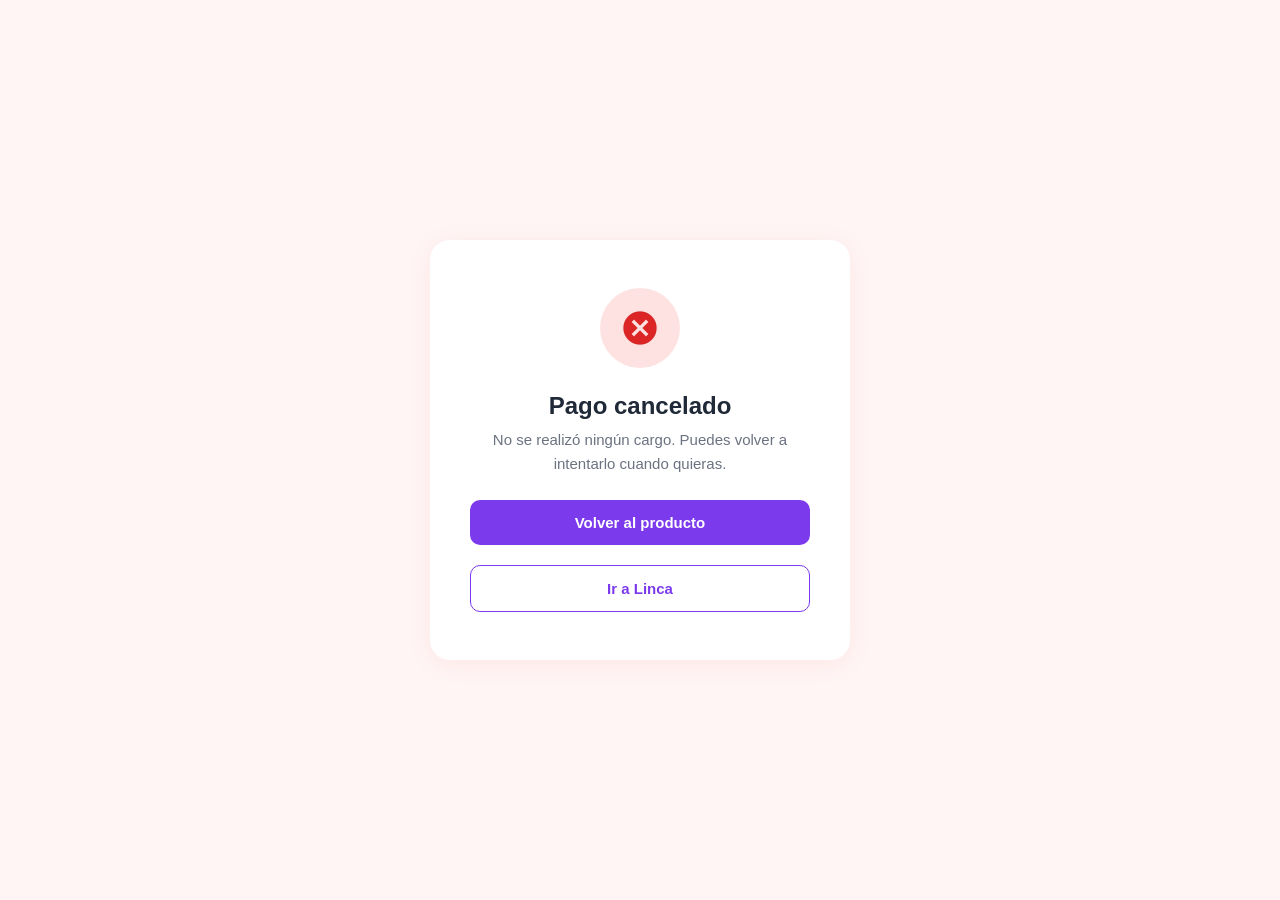
<file: cancel.html>
<!DOCTYPE html>
<html lang="es">
<head>
    <meta charset="UTF-8">
    <meta name="viewport" content="width=device-width, initial-scale=1.0">
    <title>Pago cancelado — Linca</title>
    <link href="https://fonts.googleapis.com/icon?family=Material+Icons" rel="stylesheet">
    <style>
        * { margin: 0; padding: 0; box-sizing: border-box; }
        body {
            font-family: -apple-system, BlinkMacSystemFont, 'Segoe UI', sans-serif;
            background: #fff5f5;
            min-height: 100vh;
            display: flex;
            align-items: center;
            justify-content: center;
        }
        .card {
            background: white;
            border-radius: 20px;
            padding: 48px 40px;
            text-align: center;
            max-width: 420px;
            width: 90%;
            box-shadow: 0 4px 24px rgba(239,68,68,0.08);
        }
        .icon-circle {
            width: 80px; height: 80px;
            background: #fee2e2;
            border-radius: 50%;
            display: flex; align-items: center; justify-content: center;
            margin: 0 auto 24px;
        }
        .icon-circle .material-icons { font-size: 40px; color: #dc2626; }
        h1 { font-size: 24px; color: #1f2937; margin-bottom: 8px; }
        p { color: #6b7280; font-size: 15px; line-height: 1.6; margin-bottom: 24px; }
        .btn {
            display: inline-block;
            padding: 14px 32px;
            background: #7c3aed;
            color: white;
            border-radius: 10px;
            text-decoration: none;
            font-size: 15px;
            font-weight: 600;
            transition: background 0.2s;
        }
        .btn:hover { background: #6d28d9; }
        .btn-secondary {
            display: inline-block;
            margin-top: 12px;
            padding: 14px 32px;
            background: white;
            color: #7c3aed;
            border: 1.5px solid #7c3aed;
            border-radius: 10px;
            text-decoration: none;
            font-size: 15px;
            font-weight: 600;
            transition: all 0.2s;
        }
        .btn-secondary:hover { background: #f5f0ff; }
        .btns { display: flex; flex-direction: column; gap: 8px; }
    </style>
</head>
<body>
    <div class="card">
        <div class="icon-circle">
            <span class="material-icons">cancel</span>
        </div>
        <h1>Pago cancelado</h1>
        <p>No se realizó ningún cargo. Puedes volver a intentarlo cuando quieras.</p>
        <div class="btns">
            <a href="javascript:history.back()" class="btn">Volver al producto</a>
            <a href="index.html" class="btn-secondary">Ir a Linca</a>
        </div>
    </div>
</body>
</html>
</file>
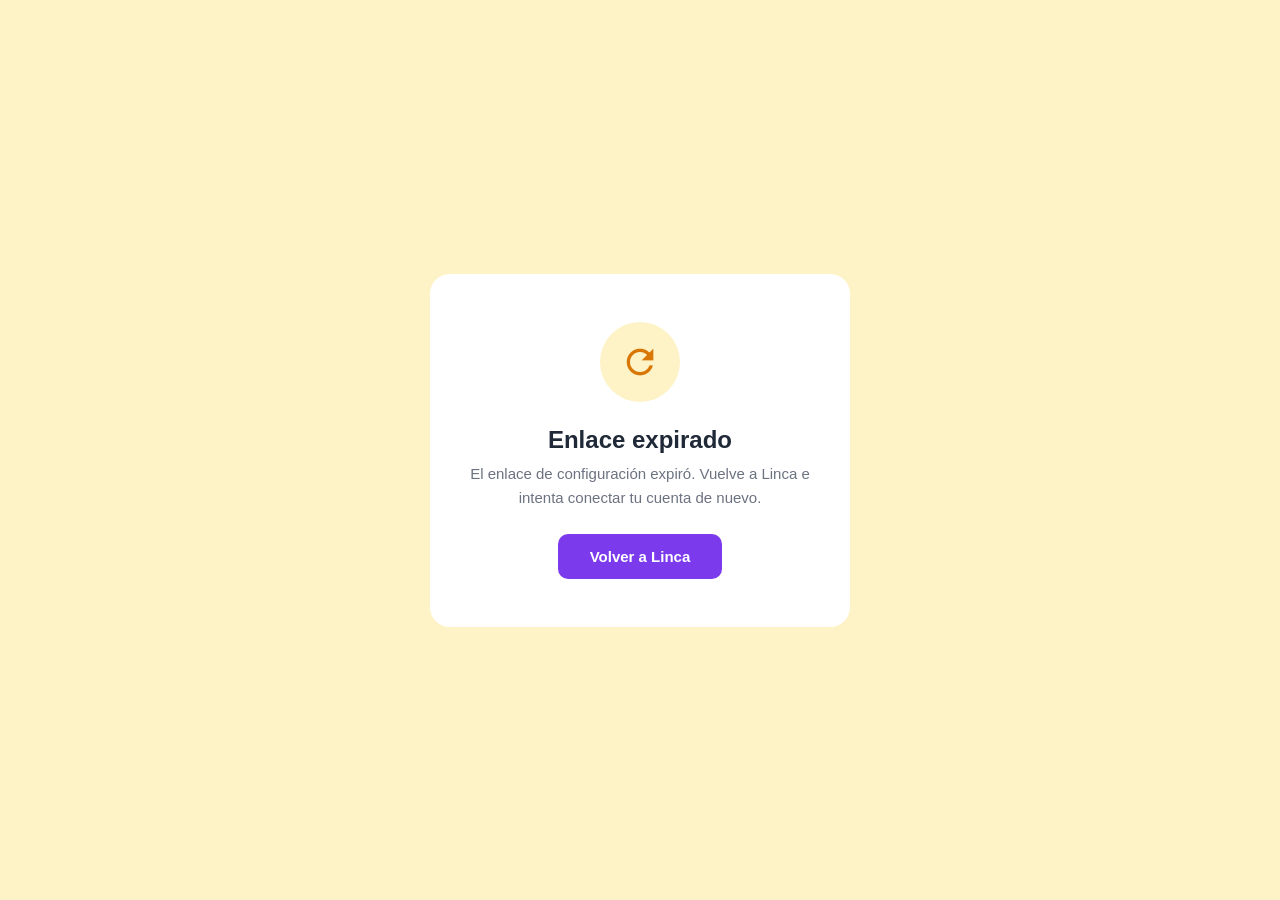
<file: connect-refresh.html>
<!DOCTYPE html>
<html lang="es">
<head>
    <meta charset="UTF-8">
    <meta name="viewport" content="width=device-width, initial-scale=1.0">
    <title>Reconectando — Linca</title>
    <link href="https://fonts.googleapis.com/icon?family=Material+Icons" rel="stylesheet">
    <style>
        * { margin:0; padding:0; box-sizing:border-box; }
        body { font-family:-apple-system,BlinkMacSystemFont,'Segoe UI',sans-serif; background:#fef3c7; min-height:100vh; display:flex; align-items:center; justify-content:center; }
        .card { background:white; border-radius:20px; padding:48px 40px; text-align:center; max-width:420px; width:90%; }
        .icon-circle { width:80px; height:80px; background:#fef3c7; border-radius:50%; display:flex; align-items:center; justify-content:center; margin:0 auto 24px; }
        .icon-circle .material-icons { font-size:40px; color:#d97706; }
        h1 { font-size:24px; color:#1f2937; margin-bottom:8px; }
        p { color:#6b7280; font-size:15px; line-height:1.6; margin-bottom:24px; }
        .btn { display:inline-block; padding:14px 32px; background:#7c3aed; color:white; border-radius:10px; text-decoration:none; font-size:15px; font-weight:600; }
    </style>
</head>
<body>
    <div class="card">
        <div class="icon-circle">
            <span class="material-icons">refresh</span>
        </div>
        <h1>Enlace expirado</h1>
        <p>El enlace de configuración expiró. Vuelve a Linca e intenta conectar tu cuenta de nuevo.</p>
        <a href="index.html" class="btn">Volver a Linca</a>
    </div>
</body>
</html>
</file>
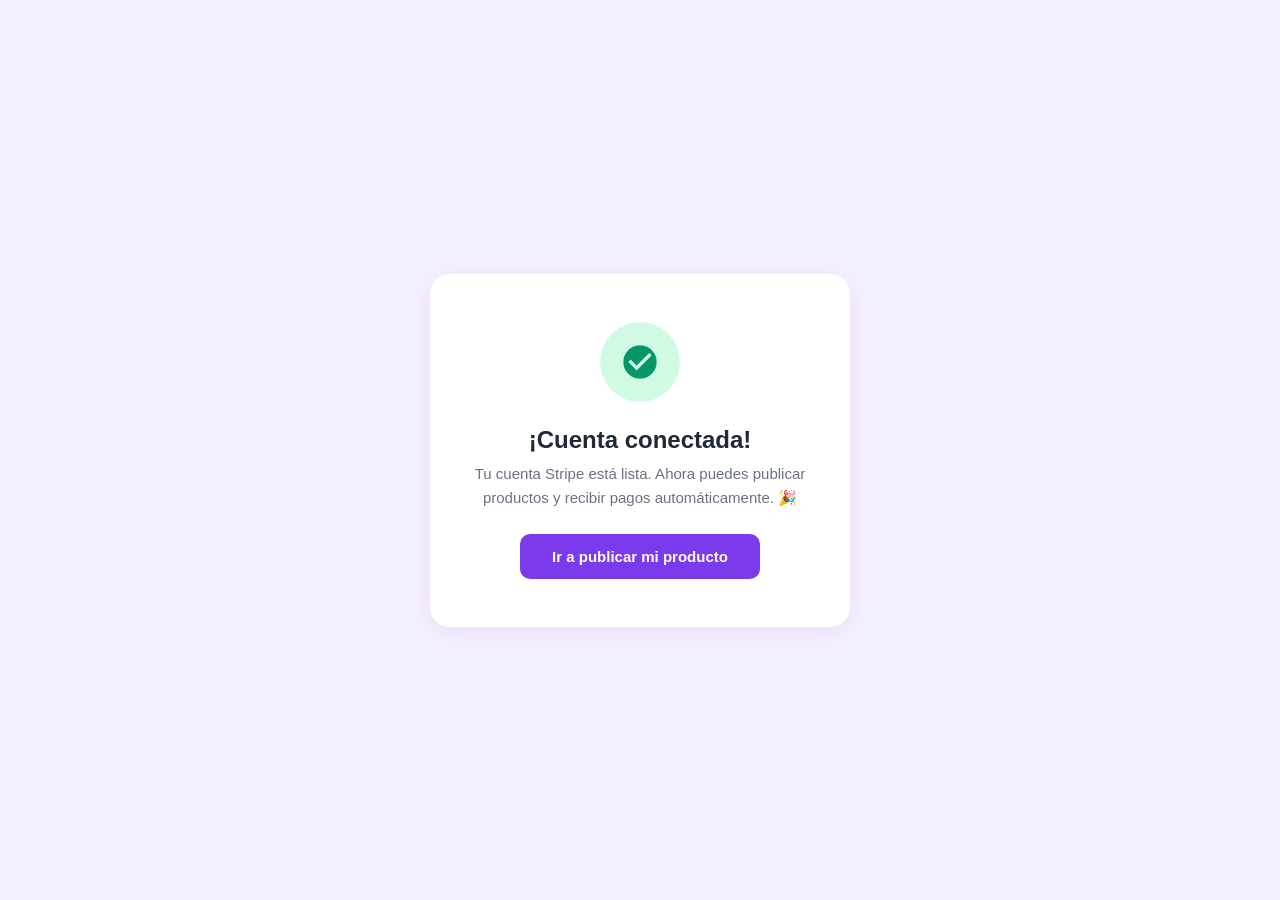
<file: connect-success.html>
<!DOCTYPE html>
<html lang="es">
<head>
    <meta charset="UTF-8">
    <meta name="viewport" content="width=device-width, initial-scale=1.0">
    <title>Cuenta conectada — Linca</title>
    <link href="https://fonts.googleapis.com/icon?family=Material+Icons" rel="stylesheet">
    <style>
        * { margin:0; padding:0; box-sizing:border-box; }
        body { font-family:-apple-system,BlinkMacSystemFont,'Segoe UI',sans-serif; background:#f5f0ff; min-height:100vh; display:flex; align-items:center; justify-content:center; }
        .card { background:white; border-radius:20px; padding:48px 40px; text-align:center; max-width:420px; width:90%; box-shadow:0 4px 24px rgba(124,58,237,0.1); }
        .icon-circle { width:80px; height:80px; background:#d1fae5; border-radius:50%; display:flex; align-items:center; justify-content:center; margin:0 auto 24px; }
        .icon-circle .material-icons { font-size:40px; color:#059669; }
        h1 { font-size:24px; color:#1f2937; margin-bottom:8px; }
        p { color:#6b7280; font-size:15px; line-height:1.6; margin-bottom:24px; }
        .btn { display:inline-block; padding:14px 32px; background:#7c3aed; color:white; border-radius:10px; text-decoration:none; font-size:15px; font-weight:600; transition:background 0.2s; }
        .btn:hover { background:#6d28d9; }
    </style>
</head>
<body>
    <div class="card">
        <div class="icon-circle">
            <span class="material-icons">check_circle</span>
        </div>
        <h1>¡Cuenta conectada!</h1>
        <p>Tu cuenta Stripe está lista. Ahora puedes publicar productos y recibir pagos automáticamente. 🎉</p>
        <a href="index.html" class="btn" onclick="saveStripeAccount()">Ir a publicar mi producto</a>
    </div>

    <script>
        // Guardar el stripeAccountId en el usuario actual
        function saveStripeAccount() {
            const params    = new URLSearchParams(window.location.search);
            const accountId = params.get('accountId');
            const userId    = params.get('userId');

            if (accountId && userId) {
                // Leer usuarios de localStorage
                const users = JSON.parse(localStorage.getItem('linca_users') || '[]');
                const idx   = users.findIndex(u => String(u.id) === String(userId));
                if (idx !== -1) {
                    users[idx].stripeAccountId = accountId;
                    localStorage.setItem('linca_users', JSON.stringify(users));
                }

                // Actualizar currentUser también
                const currentUser = JSON.parse(localStorage.getItem('linca_currentUser') || 'null');
                if (currentUser && String(currentUser.id) === String(userId)) {
                    currentUser.stripeAccountId = accountId;
                    localStorage.setItem('linca_currentUser', JSON.stringify(currentUser));
                }
            }
        }

        // Ejecutar al cargar la página
        const params    = new URLSearchParams(window.location.search);
        const accountId = params.get('accountId');
        const userId    = params.get('userId');
        if (accountId && userId) saveStripeAccount();
    </script>
</body>
</html>
</file>
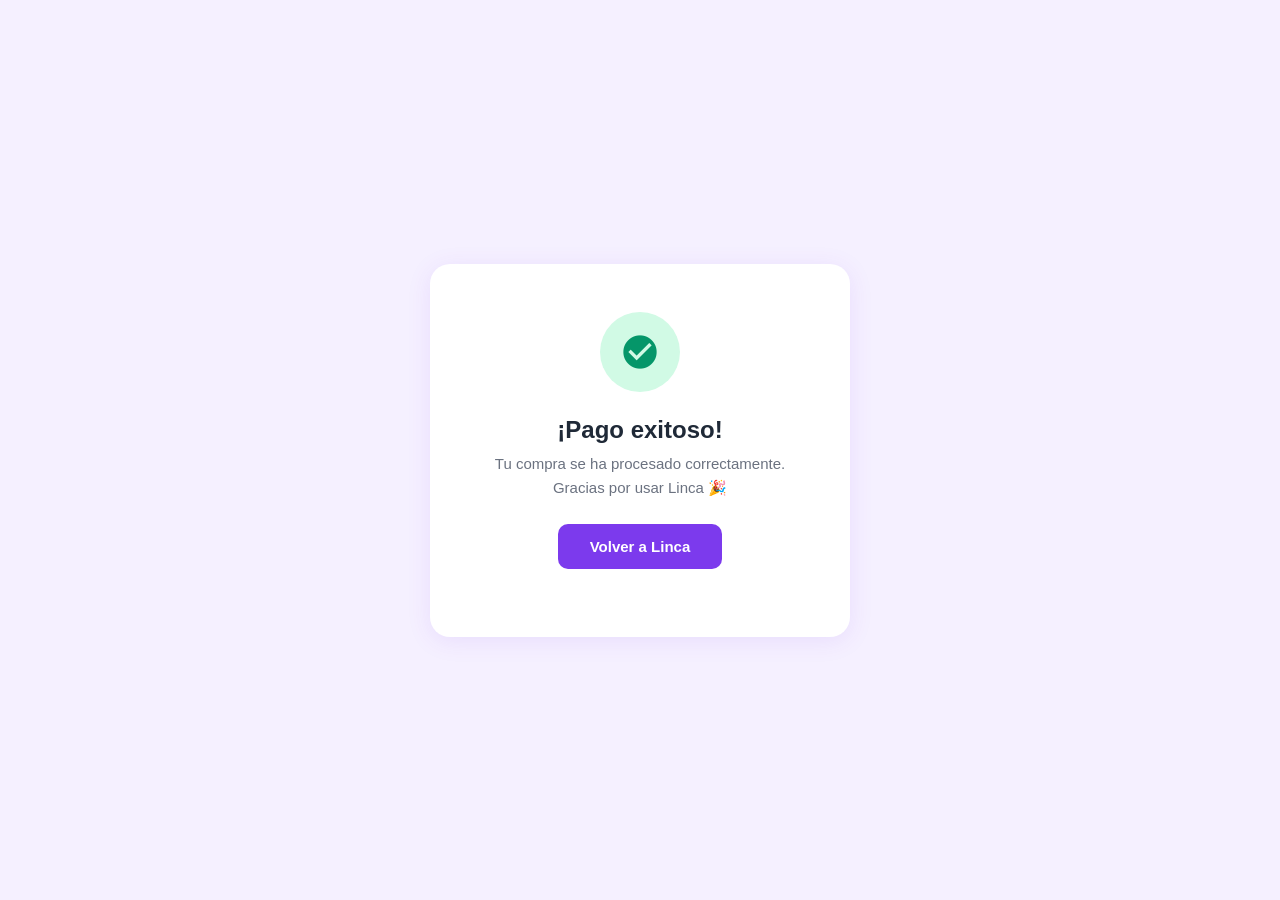
<file: success.html>
<!DOCTYPE html>
<html lang="es">
<head>
    <meta charset="UTF-8">
    <meta name="viewport" content="width=device-width, initial-scale=1.0">
    <title>Pago exitoso — Linca</title>
    <link href="https://fonts.googleapis.com/icon?family=Material+Icons" rel="stylesheet">
    <style>
        * { margin: 0; padding: 0; box-sizing: border-box; }
        body {
            font-family: -apple-system, BlinkMacSystemFont, 'Segoe UI', sans-serif;
            background: #f5f0ff;
            min-height: 100vh;
            display: flex;
            align-items: center;
            justify-content: center;
        }
        .card {
            background: white;
            border-radius: 20px;
            padding: 48px 40px;
            text-align: center;
            max-width: 420px;
            width: 90%;
            box-shadow: 0 4px 24px rgba(124,58,237,0.1);
        }
        .icon-circle {
            width: 80px; height: 80px;
            background: #d1fae5;
            border-radius: 50%;
            display: flex; align-items: center; justify-content: center;
            margin: 0 auto 24px;
        }
        .icon-circle .material-icons { font-size: 40px; color: #059669; }
        h1 { font-size: 24px; color: #1f2937; margin-bottom: 8px; }
        .product-name {
            font-size: 16px; font-weight: 600;
            color: #7c3aed; margin-bottom: 8px;
        }
        p { color: #6b7280; font-size: 15px; line-height: 1.6; margin-bottom: 24px; }
        .btn {
            display: inline-block;
            padding: 14px 32px;
            background: #7c3aed;
            color: white;
            border-radius: 10px;
            text-decoration: none;
            font-size: 15px;
            font-weight: 600;
            transition: background 0.2s;
        }
        .btn:hover { background: #6d28d9; }
        .session-id {
            margin-top: 20px;
            font-size: 11px;
            color: #9ca3af;
        }
    </style>
</head>
<body>
    <div class="card">
        <div class="icon-circle">
            <span class="material-icons">check_circle</span>
        </div>
        <h1>¡Pago exitoso!</h1>
        <div class="product-name" id="productName"></div>
        <p>Tu compra se ha procesado correctamente. Gracias por usar Linca 🎉</p>
        <a href="index.html" class="btn">Volver a Linca</a>
        <div class="session-id" id="sessionId"></div>
    </div>

    <script>
        const params = new URLSearchParams(window.location.search);
        const product = params.get('product');
        const sessionId = params.get('session_id');

        if (product) {
            document.getElementById('productName').textContent = decodeURIComponent(product);
        }
        if (sessionId) {
            document.getElementById('sessionId').textContent = `ID: ${sessionId}`;
        }
    </script>
</body>
</html>
</file>
